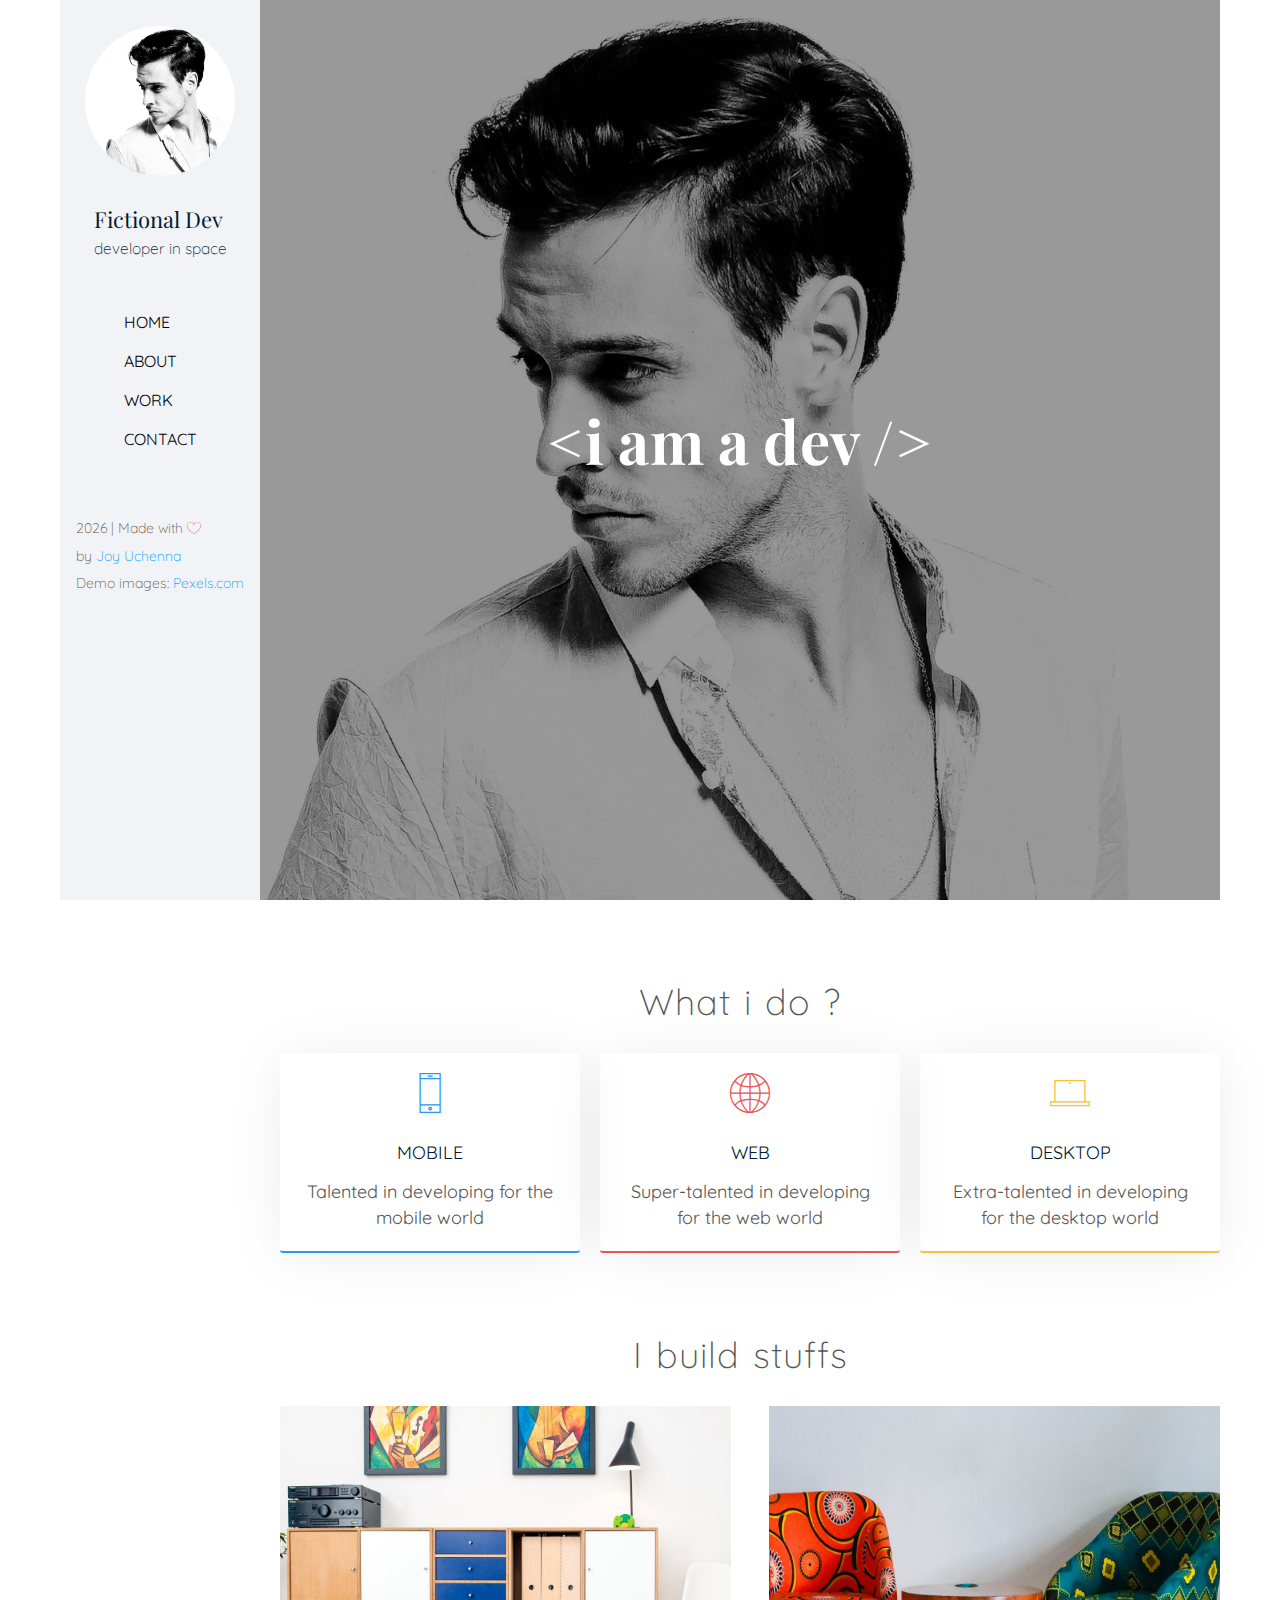
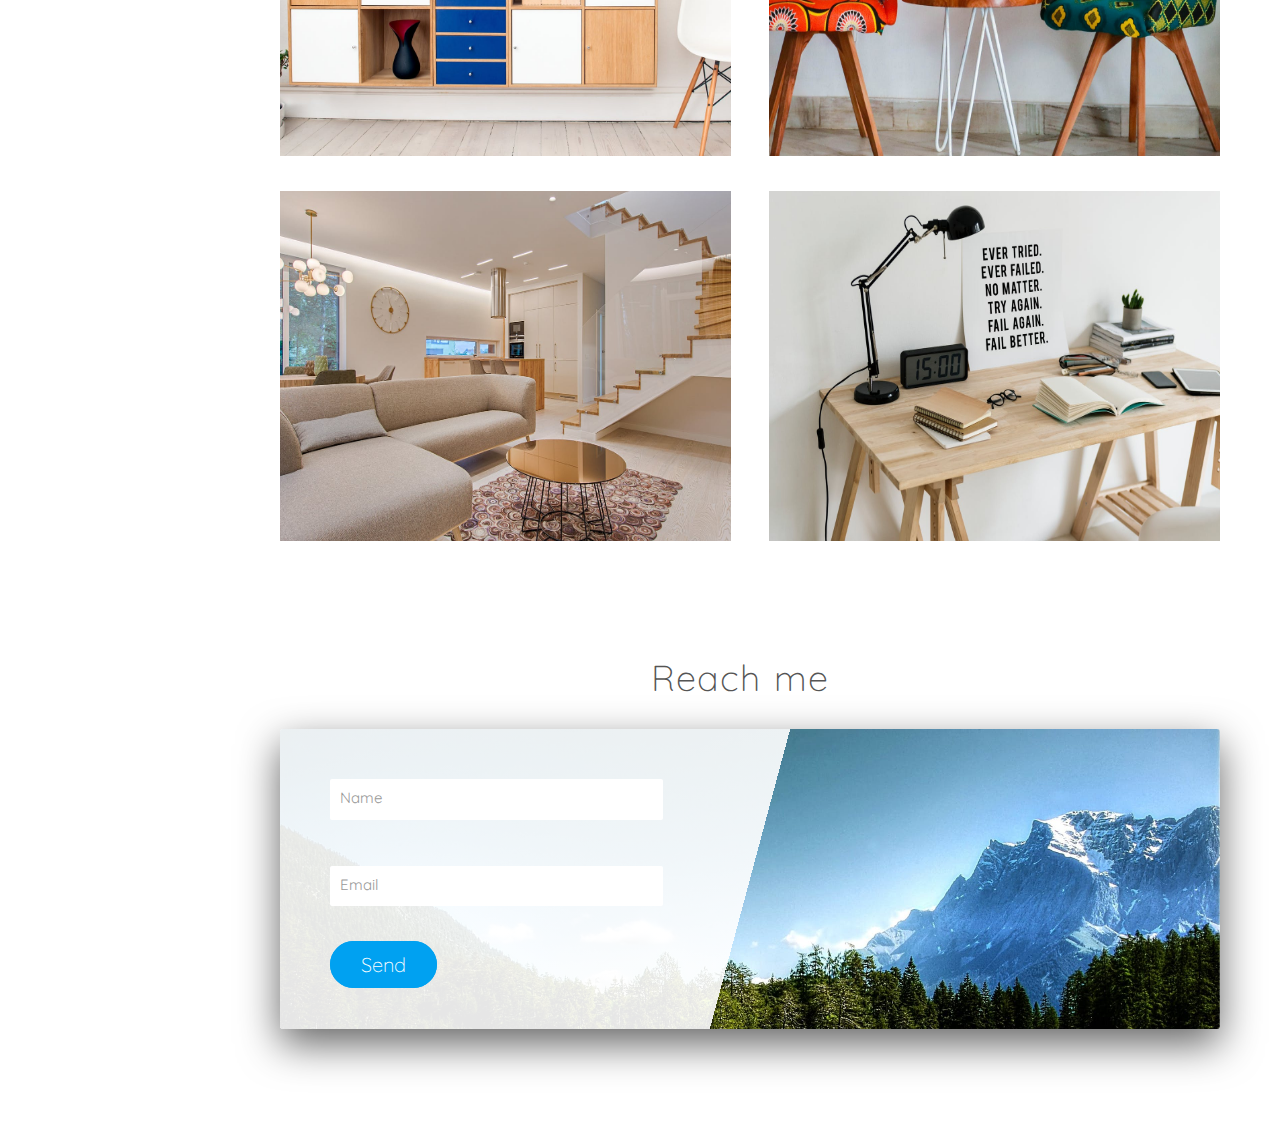
<file: index.html>
<!DOCTYPE html>
<html lang="en">
  <head>
    <meta charset="UTF-8" />
    <meta name="viewport" content="width=device-width, initial-scale=1.0" />
    <meta http-equiv="X-UA-Compatible" content="ie=edge" />
    <link rel="stylesheet" type="text/css" href="./vendors/css/normalize.css" />
    <link rel="stylesheet" type="text/css" href="./vendors/css/icon-font.css" />
    <link rel="stylesheet" type="text/css" href="./resources/css/style.css" />
    <link rel="stylesheet" type="text/css" href="./resources/css/queries.css" />
    <link
      href="https://fonts.googleapis.com/css?family=Playfair+Display:400,700|Quicksand:300,400"
      rel="stylesheet"
    />
    <title>The Fictional Dev</title>
  </head>

  <body>
    <div class="container">
      <div class="sidebar">
        <div alt="dev photo" class="dev-photo"></div>

        <h3>
          <span>Fictional Dev</span><br />
          <span>developer in space</span>
        </h3>

        <ul>
          <li><a href="#" class="js-scroll-to-hero">home</a></li>
          <li><a href="#" class="js-scroll-to-about">about</a></li>
          <li><a href="#" class="js-scroll-to-work">work</a></li>
          <li><a href="#" class="js-scroll-to-contact">contact</a></li>
        </ul>
        <p>
          <span>
            <script type="text/javascript">
              document.write(new Date().getFullYear());
            </script>
            | Made with <i class="icon-basic-heart"></i>
          </span>
          <br />
          <span
            >by
            <a href="https://twitter.com/joyadauche" target="_blank">Joy Uchenna</a></span
          >
          <br />
          <span>Demo images: <a href="https://pexels.com" target="_blank">Pexels.com</a></span>
        </p>
      </div>

      <div class="content">
        <section class="hero js-home">
          <div class="hero-text">
            <h1>&lt;i am a dev /&gt;</h1>
          </div>
        </section>

        <section class="what-i-do js-about">
          <h2>What i do ?</h2>
          <div>
            <div class="i-do">
              <i class="icon-basic-smartphone icon"></i>
              <h3>Mobile</h3>
              <p>Talented in developing for the mobile world</p>
            </div>
            <div class="i-do">
              <i class="icon-basic-world icon"></i>
              <h3>Web</h3>
              <p>Super-talented in developing for the web world</p>
            </div>
            <div class="i-do">
              <i class="icon-basic-laptop icon"></i>
              <h3>Desktop</h3>
              <p>Extra-talented in developing for the desktop world</p>
            </div>
          </div>
        </section>

        <section class="projects js-works">
          <h2>I build stuffs</h2>
          <div>
            <figure class="project">
              <img src="./resources/img/project-one.jpeg" />
              <figcaption class="caption">Marshmallow</figcaption>
            </figure>
            <figure class="project">
              <img src="./resources/img/project-two.jpeg" />
              <figcaption class="caption">Nougat</figcaption>
            </figure>
            <figure class="project">
              <img src="./resources/img/project-three.jpeg" />
              <figcaption class="caption">Oreo</figcaption>
            </figure>
            <figure class="project">
              <img src="./resources/img/project-four.jpeg" />
              <figcaption class="caption">Pie</figcaption>
            </figure>
          </div>
        </section>
        <section class="contact-me js-me">
          <h2>Reach me</h2>
          <div>
            <div class="form">
              <form action="#">
                <div class="form-group">
                  <input
                    type="text"
                    class="form-input"
                    placeholder="Name"
                    id="name"
                    required
                    autocomplete="off"
                  />
                  <label for="name" class="form-label">Name</label>
                </div>
                <div class="form-group">
                  <input
                    type="email"
                    class="form-input"
                    placeholder="Email"
                    id="email"
                    required
                    autocomplete="off"
                  />
                  <label for="email" class="form-label">Email</label>
                </div>

                <a href="#" class="btn">Send</a>
              </form>
            </div>
          </div>
        </section>
      </div>
    </div>
    <script
      type="text/javascript"
      src="https://ajax.googleapis.com/ajax/libs/jquery/1.11.2/jquery.min.js"
    ></script>
    <script type="text/javascript" src="./vendors/js/waypoint.js"></script>
    <script type="text/javascript" src="./resources/js/scroll.js"></script>
  </body>
</html>
</file>
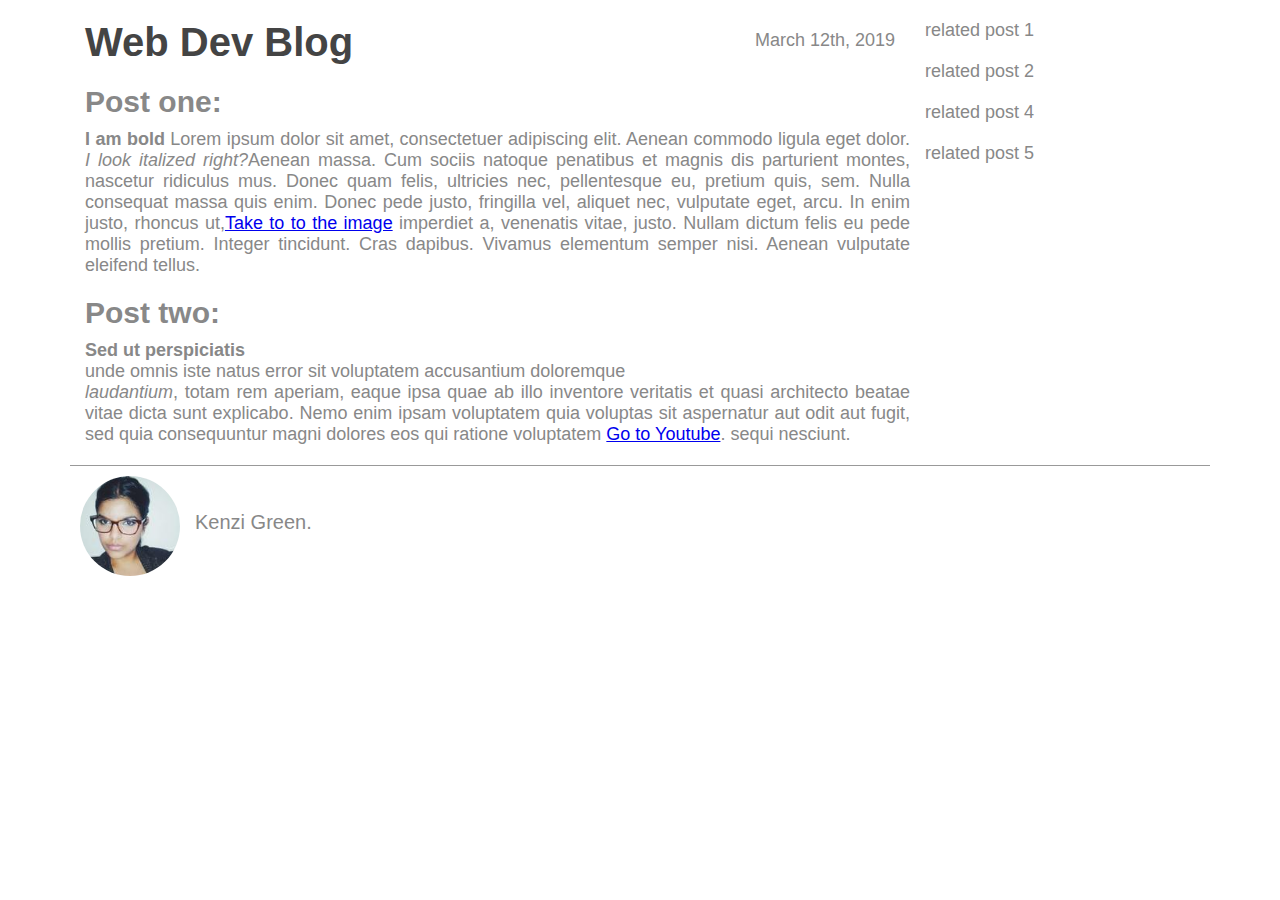
<file: layout.html>
<!DOCTYPE html>
<html>
  <head>
    <title>Web Dev</title>
    <link rel="stylesheet" type="text/css" href="./styles.css" />
  </head>

  <body>
    <div class="container">
      <div class="main-posts">
        <h1>Web Dev Blog</h1>

        <h2>Post one:</h2>
        <p class="date">March 12th, 2019</p>
        <p class="main">
          <strong>I am bold</strong> Lorem ipsum dolor sit amet, consectetuer
          adipiscing elit. Aenean commodo ligula eget dolor.
          <em>I look italized right?</em>Aenean massa. Cum sociis natoque
          penatibus et magnis dis parturient montes, nascetur ridiculus mus.
          Donec quam felis, ultricies nec, pellentesque eu, pretium quis, sem.
          Nulla consequat massa quis enim. Donec pede justo, fringilla vel,
          aliquet nec, vulputate eget, arcu. In enim justo, rhoncus ut,<a
            href="./img/author.jpg"
            target="_blank"
            >Take to to the image</a
          >
          imperdiet a, venenatis vitae, justo. Nullam dictum felis eu pede
          mollis pretium. Integer tincidunt. Cras dapibus. Vivamus elementum
          semper nisi. Aenean vulputate eleifend tellus.
        </p>

        <h2>Post two:</h2>
        <p class="main">
          <strong>Sed ut perspiciatis</strong><br />
          unde omnis iste natus error sit voluptatem accusantium doloremque<br />
          <em>laudantium</em>, totam rem aperiam, eaque ipsa quae ab illo
          inventore veritatis et quasi architecto beatae vitae dicta sunt
          explicabo. Nemo enim ipsam voluptatem quia voluptas sit aspernatur aut
          odit aut fugit, sed quia consequuntur magni dolores eos qui ratione
          voluptatem
          <a href="http://youtube.com" target="_blank">Go to Youtube</a>. sequi
          nesciunt.
        </p>
      </div>

      <div class="related-posts">
        <p>related post 1</p>
        <p>related post 2</p>
        <p>related post 4</p>
        <p>related post 5</p>
      </div>

      <div class="clearfix"></div>

      <div class="author">
        <img src="./img/author.jpg" alt="author photo" />
        <p id="author-name">Kenzi Green.</p>
      </div>
    </div>
  </body>
</html>
</file>
<file: vendors/css/icon-font.css>
@charset "UTF-8";

@font-face {
  font-family: "linea-basic-10";
  src:url("fonts/linea-basic-10.eot");
  src:url("fonts/linea-basic-10.eot?#iefix") format("embedded-opentype"),
    url("fonts/linea-basic-10.woff") format("woff"),
    url("fonts/linea-basic-10.ttf") format("truetype"),
    url("fonts/linea-basic-10.svg#linea-basic-10") format("svg");
  font-weight: normal;
  font-style: normal;

}

[data-icon]:before {
  font-family: "linea-basic-10" !important;
  content: attr(data-icon);
  font-style: normal !important;
  font-weight: normal !important;
  font-variant: normal !important;
  text-transform: none !important;
  speak: none;
  line-height: 1;
  -webkit-font-smoothing: antialiased;
  -moz-osx-font-smoothing: grayscale;
}

[class^="icon-"]:before,
[class*=" icon-"]:before {
  font-family: "linea-basic-10" !important;
  font-style: normal !important;
  font-weight: normal !important;
  font-variant: normal !important;
  text-transform: none !important;
  speak: none;
  line-height: 1;
  -webkit-font-smoothing: antialiased;
  -moz-osx-font-smoothing: grayscale;
}

.icon-basic-accelerator:before {
  content: "a";
}
.icon-basic-alarm:before {
  content: "b";
}
.icon-basic-anchor:before {
  content: "c";
}
.icon-basic-anticlockwise:before {
  content: "d";
}
.icon-basic-archive:before {
  content: "e";
}
.icon-basic-archive-full:before {
  content: "f";
}
.icon-basic-ban:before {
  content: "g";
}
.icon-basic-battery-charge:before {
  content: "h";
}
.icon-basic-battery-empty:before {
  content: "i";
}
.icon-basic-battery-full:before {
  content: "j";
}
.icon-basic-battery-half:before {
  content: "k";
}
.icon-basic-bolt:before {
  content: "l";
}
.icon-basic-book:before {
  content: "m";
}
.icon-basic-book-pen:before {
  content: "n";
}
.icon-basic-book-pencil:before {
  content: "o";
}
.icon-basic-bookmark:before {
  content: "p";
}
.icon-basic-calculator:before {
  content: "q";
}
.icon-basic-calendar:before {
  content: "r";
}
.icon-basic-cards-diamonds:before {
  content: "s";
}
.icon-basic-cards-hearts:before {
  content: "t";
}
.icon-basic-case:before {
  content: "u";
}
.icon-basic-chronometer:before {
  content: "v";
}
.icon-basic-clessidre:before {
  content: "w";
}
.icon-basic-clock:before {
  content: "x";
}
.icon-basic-clockwise:before {
  content: "y";
}
.icon-basic-cloud:before {
  content: "z";
}
.icon-basic-clubs:before {
  content: "A";
}
.icon-basic-compass:before {
  content: "B";
}
.icon-basic-cup:before {
  content: "C";
}
.icon-basic-diamonds:before {
  content: "D";
}
.icon-basic-display:before {
  content: "E";
}
.icon-basic-download:before {
  content: "F";
}
.icon-basic-exclamation:before {
  content: "G";
}
.icon-basic-eye:before {
  content: "H";
}
.icon-basic-eye-closed:before {
  content: "I";
}
.icon-basic-female:before {
  content: "J";
}
.icon-basic-flag1:before {
  content: "K";
}
.icon-basic-flag2:before {
  content: "L";
}
.icon-basic-floppydisk:before {
  content: "M";
}
.icon-basic-folder:before {
  content: "N";
}
.icon-basic-folder-multiple:before {
  content: "O";
}
.icon-basic-gear:before {
  content: "P";
}
.icon-basic-geolocalize-01:before {
  content: "Q";
}
.icon-basic-geolocalize-05:before {
  content: "R";
}
.icon-basic-globe:before {
  content: "S";
}
.icon-basic-gunsight:before {
  content: "T";
}
.icon-basic-hammer:before {
  content: "U";
}
.icon-basic-headset:before {
  content: "V";
}
.icon-basic-heart:before {
  content: "W";
}
.icon-basic-heart-broken:before {
  content: "X";
}
.icon-basic-helm:before {
  content: "Y";
}
.icon-basic-home:before {
  content: "Z";
}
.icon-basic-info:before {
  content: "0";
}
.icon-basic-ipod:before {
  content: "1";
}
.icon-basic-joypad:before {
  content: "2";
}
.icon-basic-key:before {
  content: "3";
}
.icon-basic-keyboard:before {
  content: "4";
}
.icon-basic-laptop:before {
  content: "5";
}
.icon-basic-life-buoy:before {
  content: "6";
}
.icon-basic-lightbulb:before {
  content: "7";
}
.icon-basic-link:before {
  content: "8";
}
.icon-basic-lock:before {
  content: "9";
}
.icon-basic-lock-open:before {
  content: "!";
}
.icon-basic-magic-mouse:before {
  content: "\"";
}
.icon-basic-magnifier:before {
  content: "#";
}
.icon-basic-magnifier-minus:before {
  content: "$";
}
.icon-basic-magnifier-plus:before {
  content: "%";
}
.icon-basic-mail:before {
  content: "&";
}
.icon-basic-mail-multiple:before {
  content: "'";
}
.icon-basic-mail-open:before {
  content: "(";
}
.icon-basic-mail-open-text:before {
  content: ")";
}
.icon-basic-male:before {
  content: "*";
}
.icon-basic-map:before {
  content: "+";
}
.icon-basic-message:before {
  content: ",";
}
.icon-basic-message-multiple:before {
  content: "-";
}
.icon-basic-message-txt:before {
  content: ".";
}
.icon-basic-mixer2:before {
  content: "/";
}
.icon-basic-mouse:before {
  content: ":";
}
.icon-basic-notebook:before {
  content: ";";
}
.icon-basic-notebook-pen:before {
  content: "<";
}
.icon-basic-notebook-pencil:before {
  content: "=";
}
.icon-basic-paperplane:before {
  content: ">";
}
.icon-basic-pencil-ruler:before {
  content: "?";
}
.icon-basic-pencil-ruler-pen:before {
  content: "@";
}
.icon-basic-photo:before {
  content: "[";
}
.icon-basic-picture:before {
  content: "]";
}
.icon-basic-picture-multiple:before {
  content: "^";
}
.icon-basic-pin1:before {
  content: "_";
}
.icon-basic-pin2:before {
  content: "`";
}
.icon-basic-postcard:before {
  content: "{";
}
.icon-basic-postcard-multiple:before {
  content: "|";
}
.icon-basic-printer:before {
  content: "}";
}
.icon-basic-question:before {
  content: "~";
}
.icon-basic-rss:before {
  content: "\\";
}
.icon-basic-server:before {
  content: "\e000";
}
.icon-basic-server2:before {
  content: "\e001";
}
.icon-basic-server-cloud:before {
  content: "\e002";
}
.icon-basic-server-download:before {
  content: "\e003";
}
.icon-basic-server-upload:before {
  content: "\e004";
}
.icon-basic-settings:before {
  content: "\e005";
}
.icon-basic-share:before {
  content: "\e006";
}
.icon-basic-sheet:before {
  content: "\e007";
}
.icon-basic-sheet-multiple:before {
  content: "\e008";
}
.icon-basic-sheet-pen:before {
  content: "\e009";
}
.icon-basic-sheet-pencil:before {
  content: "\e00a";
}
.icon-basic-sheet-txt:before {
  content: "\e00b";
}
.icon-basic-signs:before {
  content: "\e00c";
}
.icon-basic-smartphone:before {
  content: "\e00d";
}
.icon-basic-spades:before {
  content: "\e00e";
}
.icon-basic-spread:before {
  content: "\e00f";
}
.icon-basic-spread-bookmark:before {
  content: "\e010";
}
.icon-basic-spread-text:before {
  content: "\e011";
}
.icon-basic-spread-text-bookmark:before {
  content: "\e012";
}
.icon-basic-star:before {
  content: "\e013";
}
.icon-basic-tablet:before {
  content: "\e014";
}
.icon-basic-target:before {
  content: "\e015";
}
.icon-basic-todo:before {
  content: "\e016";
}
.icon-basic-todo-pen:before {
  content: "\e017";
}
.icon-basic-todo-pencil:before {
  content: "\e018";
}
.icon-basic-todo-txt:before {
  content: "\e019";
}
.icon-basic-todolist-pen:before {
  content: "\e01a";
}
.icon-basic-todolist-pencil:before {
  content: "\e01b";
}
.icon-basic-trashcan:before {
  content: "\e01c";
}
.icon-basic-trashcan-full:before {
  content: "\e01d";
}
.icon-basic-trashcan-refresh:before {
  content: "\e01e";
}
.icon-basic-trashcan-remove:before {
  content: "\e01f";
}
.icon-basic-upload:before {
  content: "\e020";
}
.icon-basic-usb:before {
  content: "\e021";
}
.icon-basic-video:before {
  content: "\e022";
}
.icon-basic-watch:before {
  content: "\e023";
}
.icon-basic-webpage:before {
  content: "\e024";
}
.icon-basic-webpage-img-txt:before {
  content: "\e025";
}
.icon-basic-webpage-multiple:before {
  content: "\e026";
}
.icon-basic-webpage-txt:before {
  content: "\e027";
}
.icon-basic-world:before {
  content: "\e028";
}
</file>
<file: resources/css/style.css>
*,
*::after,
*::before {
  margin: 0;
  padding: 0;
  box-sizing: inherit;
}

html,
body {
  background-color: #fff;
  color: #555;
  font-family: "Quicksand", "Arial", sans-serif;
  font-size: 20px;
  font-weight: 400;
  text-rendering: optimizeLegibility;
  box-sizing: border-box;
  line-height: 1.2;
  padding: 0 30px 30px 30px;
}

.container {
  display: flex;
}

.container > .sidebar {
  height: 100vh;
  flex-grow: 1;
  background-color: #f2f3f7;
  position: fixed;
  width: 200px;
}

.container > .content {
  flex: 1 1 70%;
  margin-left: 200px;
  flex-direction: column;
}

.hero {
  display: flex;
  justify-content: center;
  align-items: center;
  padding: 30px;
  height: 100vh;
  background-image: linear-gradient(rgba(0, 0, 0, 0.4), rgba(0, 0, 0, 0.4)),
    url(./img/hero.jpeg);
  background-size: cover;
  background-position: center;
  background-attachment: fixed;
}

.what-i-do {
  padding: 80px 0 40px 0;
}

.what-i-do div {
  display: flex;
  max-width: 1150px;
}

.i-do {
  flex-direction: column;
  box-shadow: 0 3px 56px -2px rgba(0, 0, 0, 0.08);
  padding: 20px;
  margin-left: 20px;
  width: 50%;
  border-radius: 3px;
  text-align: center;
  transition: transform 0.3s;
  cursor: pointer;
}

.i-do:hover {
  transform: translateY(-15px) scale(1.03);
}

.i-do:nth-child(1) {
  border-bottom: 2px solid #2c98f0;
}
.i-do:nth-child(1) > .icon {
  color: #2c98f0;
}

.i-do:nth-child(2) {
  border-bottom: 2px solid #ec5453;
}
.i-do:nth-child(2) > .icon {
  color: #ec5453;
}

.i-do:nth-child(3) {
  border-bottom: 2px solid #f9bf3f;
}
.i-do:nth-child(3) > .icon {
  color: #f9bf3f;
}

.i-do h3 {
  text-transform: uppercase;
  font-size: 90%;
  font-weight: 400;
}

.i-do p {
  font-size: 90%;
  line-height: 145%;
}

.icon {
  font-size: 40px;
  margin-bottom: 20px;
}

.projects {
  padding: 40px 0 40px 0;
}

.projects > div {
  display: flex;
  flex-wrap: wrap;
  max-width: 1150px;
  justify-content: space-between;
}

.project {
  width: 47%;
  height: 350px;
  margin-bottom: 35px;
  margin-left: 20px;
  cursor: pointer;
  position: relative;
  overflow: hidden;
  /* background-color: #00a1f1; */ /* another style */
}

.project img {
  width: 100%;
  height: 100%;
  transform: scale(1.4);
  transition: transform 0.5s;
  /* opacity: 1; */ /* another style */
  /* transition: opacity 0.5s; */ /* another style */
}

.project > .caption {
  position: absolute;
  top: 50%;
  left: 50%;
  transform: translate(-15px, 150px);
  color: #fff;
  text-transform: uppercase;
  font-size: 17px;
  opacity: 0;
  transition: transform 0.3s;
  font-weight: 400;
}

.project img:hover + .caption {
  opacity: 1;
  transform: translate(-50%, 20%);
}

.project img:hover {
  transform: scale(1);
  filter: blur(3px) brightness(80%);
  /* opacity: 0; */ /* another style */
}

.contact-me {
  padding: 40px 0 40px 0;
}

.contact-me > div {
  background-image: linear-gradient(
      105deg,
      rgba(255, 255, 255, 0.9) 0%,
      rgba(255, 255, 255, 0.9) 50%,
      transparent 50%
    ),
    url("./img/contact.jpeg");
  background-size: cover; /* same as using 100% */
  height: 300px;
  border-radius: 3px;
  box-shadow: 0 15px 40px rgba(0, 0, 0, 0.61);
  margin-left: 20px;
}

.contact-me .form {
  width: 50%;
  padding: 50px;
}

.contact-me .form-group:not(:last-child) {
  margin-bottom: 10px;
}

.contact-me .form-input {
  font-size: 15px;
  padding: 10px;
  border-radius: 2px;
  background-color: rgba(#fff, 0.5);
  font-family: inherit;
  border: none;
  border-bottom: 3px solid transparent;
  width: 90%;
  display: block;
  color: inherit;
}
.contact-me .form-input:focus {
  outline: none;
  box-shadow: 0 1px 2px rgba(#000, 0.1);
  border-bottom: 3px solid #00a1f1;
}
.contact-me .form-input:focus:invalid {
  border-bottom: 3px solid #f9bf3f;
}
.contact-me .form-input::-webkit-input-placeholder {
  color: #999;
}

.contact-me .form-label {
  font-size: 12px;
  font-weight: 400;
  padding: 10px;
  margin-top: 2px;
  display: block;
  transition: all 0.3s;
}

.contact-me .form-input:placeholder-shown + .form-label {
  opacity: 0;
  visibility: hidden;
  transform: translateY(-40px);
}

.sidebar {
  display: flex;
  flex-direction: column;
  align-items: center;
  padding-top: 2%;
}

.dev-photo {
  background: url("./img/hero.jpeg");
  width: 150px;
  height: 150px;
  margin: 0 auto;
  margin-bottom: 30px;
  border-radius: 50%;
  background-size: cover;
  background-position: center center;
  background-repeat: no-repeat;
  position: relative;
}

.sidebar > h3 {
  margin-bottom: 50px;
}

.sidebar h3 span:first-child {
  font-family: "Playfair Display", serif;
}

.sidebar h3 span:last-child {
  font-size: 70%;
  font-weight: 300;
}

.sidebar > ul {
  list-style: none;
  margin-bottom: 50px;
}

.sidebar > ul li {
  margin-bottom: 15px;
}

a:link,
a:visited {
  color: #00a1f1;
  text-decoration: none;
  border-bottom: 2px solid transparent;
  transition: border-bottom 0.2s;
}

.sidebar > ul li a:link,
.sidebar > ul li a:visited {
  color: #000;
  padding: 8px 0;
  text-transform: uppercase;
  font-size: 80%;
}

a:hover,
a:active {
  border-bottom: 2px solid #00a1f1;
  transition: border-bottom 0.2s;
}

.sidebar > p {
  font-size: 70%;
  font-weight: 300;
  line-height: 1.9;
}

.sidebar > p i {
  color: #ec5453;
  vertical-align: middle;
}

.sidebar > p a {
  border: none;
}

.js-underline {
  border-bottom: 2px solid #00a1f1 !important;
}

h2,
h3 {
  font-weight: 300;
}

h1 {
  margin-top: 0;
  margin-bottom: 20px;
  color: #fff;
  font-size: 300%;
  font-family: "Playfair Display", serif;
  font-weight: 700;
  word-spacing: -2px;
  letter-spacing: 1px;
}

h2 {
  font-size: 180%;
  word-spacing: 2px;
  text-align: center;
  margin-bottom: 30px;
  letter-spacing: 1px;
}

h3 {
  font-size: 110%;
  margin-bottom: 15px;
  color: #011b33;
}

.btn:link,
.btn:visited {
  padding: 10px 30px;
  font-weight: 300;
  text-decoration: none;
  border-radius: 200px;
  color: #fff;
  transition: background-color 0.2s, border 0.2s, color 0.2s;
  background-color: #00a1f1;
  border: 1px solid #00a1f1;
  color: #fff;
}

.btn:hover,
.btn:active {
  background-color: #00a1f1;
  border: 1px solid #00a1f1;
}
</file>
<file: resources/css/queries.css>
@media only screen and (max-width: 1200px) {
}

@media only screen and (max-width: 1023px) {
  .project {
    width: 100%;
  }
}

@media only screen and (max-width: 767px) {
  html,
  body {
    font-size: 18px;
    padding: 0 15px 30px 15px;
  }

  .container > .sidebar {
    display: none;
  }

  .container > .content {
    font-size: 45%;
    margin-left: 0px;
  }

  .hero-text {
    margin-top: 10%;
  }

  .what-i-do div {
    width: 100%;
    margin-bottom: 10px;
    flex-wrap: wrap;
  }
}

@media only screen and (max-width: 480px) {
  .hero-text h1 {
    font-size: 400%;
  }

  .container > .content {
    margin-left: 0px;
  }

  .contact-me > div {
    background-image: linear-gradient(
        105deg,
        rgba(255, 255, 255, 0.9) 0%,
        rgba(255, 255, 255, 0.9) 60%,
        transparent 60%
      ),
      url('./img/contact.jpeg');
  }

  .contact-me .form {
    width: 70%;
    padding: 50px;
  }
}
</file>
<file: styles.css>
* {
  margin: 0;
  padding: 0;
  box-sizing: border-box;
} /*.*/

body {
  font-family: Arial, Helvetica, sans-serif;
  font-size: 18px;
}

h1 {
  color: #444;
  font-size: 40px;
  margin-bottom: 20px; /*.*/
}

h2 {
  font-size: 30px;
  margin-bottom: 10px;
}

h2,
p {
  color: #888;
}

.main {
  text-align: justify;
  margin-bottom: 20px;
}

.main span {
  color: burlywood;
  font-style: italic;
  text-transform: uppercase;
}

#author-name {
  font-size: 20px;
}

/*
- selector declaration block
- elements gets font-size and font-family via inheritance
- In css, colors are displayed combining the Red Green and Blue lights - is the the RGB Model
- classes and ids:
  An id can be used only once inside each element document
  A class can be use many times in an html document
- By default, all browsers set default margins.. 
*/

/* Layout.css */

.container {
  width: 1140px;
  margin-right: auto;
  margin-left: auto;
  margin-top: 20px;
}

.main-posts {
  /* background-color: #00ff00; */
  width: 75%;
  float: left;
  padding-right: 15px;
  padding-left: 15px;
  position: relative;
}

.date {
  position: absolute;
  top: 0;
  right: 0;
  margin: 10px 30px 0 0;
}

.related-posts {
  /* background-color: #00ffff; */
  width: 25%;
  float: left;
}

.author {
  /* background-color: bisque; */
  border-top: 1px solid #999;
  padding: 10px;
}

.clearfix::after {
  content: '';
  display: table;
  clear: both;
}

.related-posts p {
  margin-bottom: 20px;
}

.author img {
  /* selects only images under elements with class author */
  width: 100px;
  height: 100px;
  border-radius: 50%; /* makes image round */
  float: left;
}

.author p {
  float: left;
  margin-top: 35px;
  margin-left: 15px;
}

/* 
NOTE: 

- left and right margins are adjusted automatically based on the elements context, 
  which is the browser window here

- margin: top right bottom left
  margin: top left/right bottom
  margin: top/right bottom/left
*/
</file>
